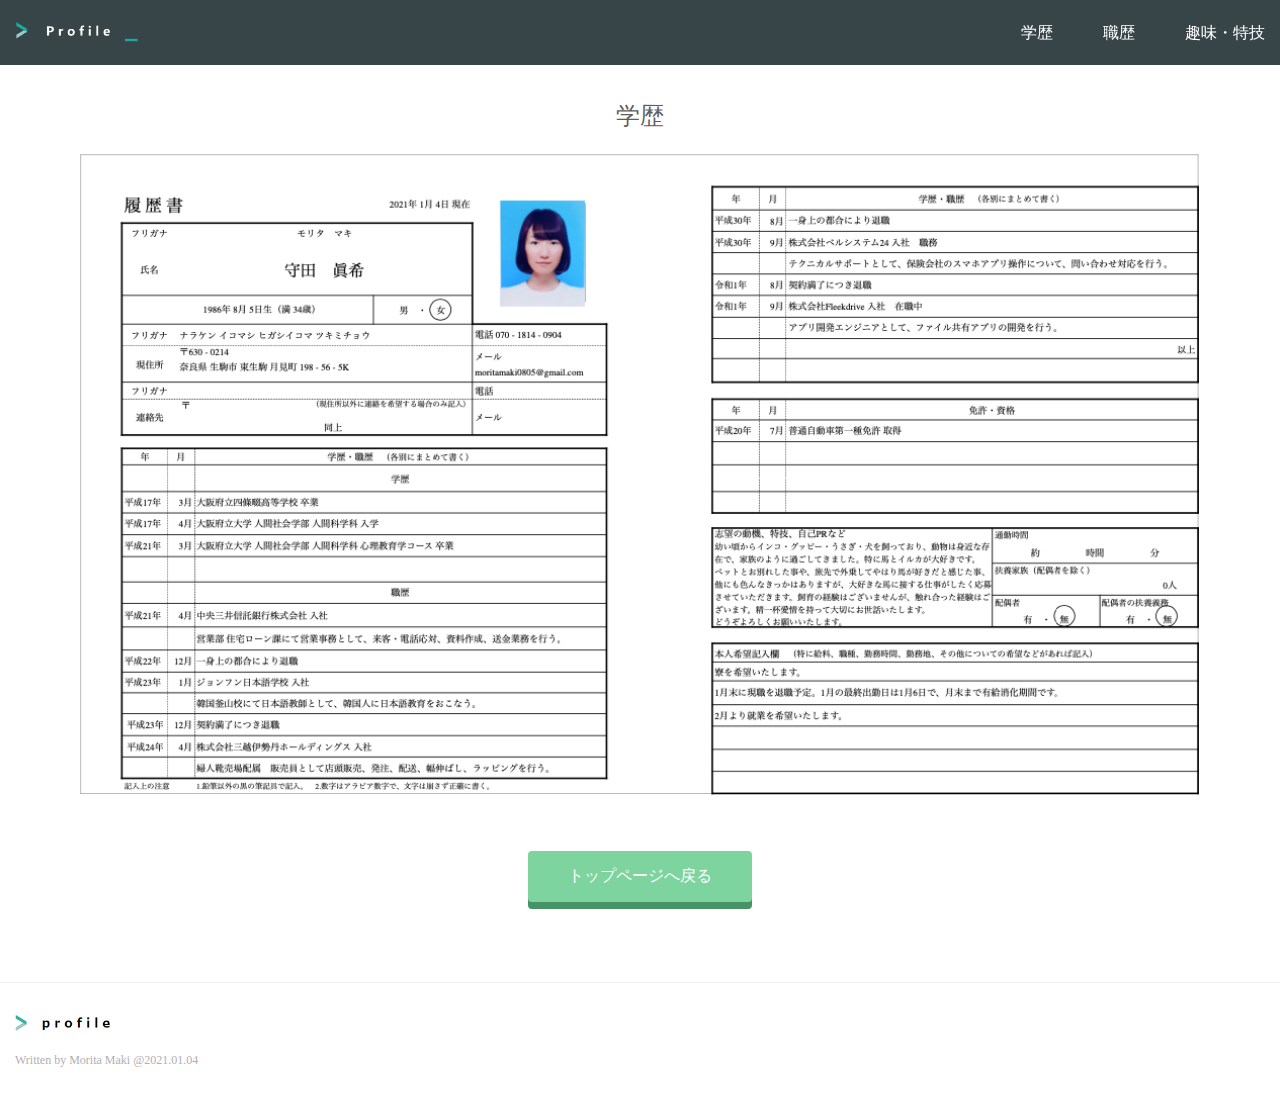
<file: gakureki.html>
<!DOCTYPE html>
<html lang="ja">
<head>
    <meta charset="utf-8">
    <meta name="viewport" content="width=device-width, initial-scale=1.0">
    <title>Profile</title>
    <link href="https://maxcdn.bootstrapcdn.com/font-awesome/4.7.0/css/font-awesome.min.css" rel="stylesheet" integrity="sha384-wvfXpqpZZVQGK6TAh5PVlGOfQNHSoD2xbE+QkPxCAFlNEevoEH3Sl0sibVcOQVnN" crossorigin="anonymous">
    <link rel="stylesheet" type="text/css" href="stylesheet.css">
</head>
<body>
    <header>
        <div class="container">
          <div class="header-left">
            <img class="logo" src="./image/main_logo.png">
          </div>
          <span class="fa fa-bars menu-icon"></span>
          <div class="header-right">
            <a href="./gakureki.html">学歴</a>
            <a href="./shokureki.html">職歴</a>
            <a href="./hobby.html" class="login">趣味・特技</a>
          </div>
        </div>
      </header>
      <div class="message-wrapper">
        <div class="container">
          <div class="heading">
            <h2 class="font_size">学歴</h2>
            <img class="rirekisho" src="./image/rirekisho.png">
          </div>
          <a target="_blank" href="./index.html">
            <span class="btn message">トップページへ戻る</span>
        　</a>
        </div>
      </div>
      <footer>
        <div class="container">
            <img src="./image/footer_logo.png">
            <p>Written by Morita Maki @2021.01.04</p>
        </div>
      </footer>
</body>
</html>
</file>
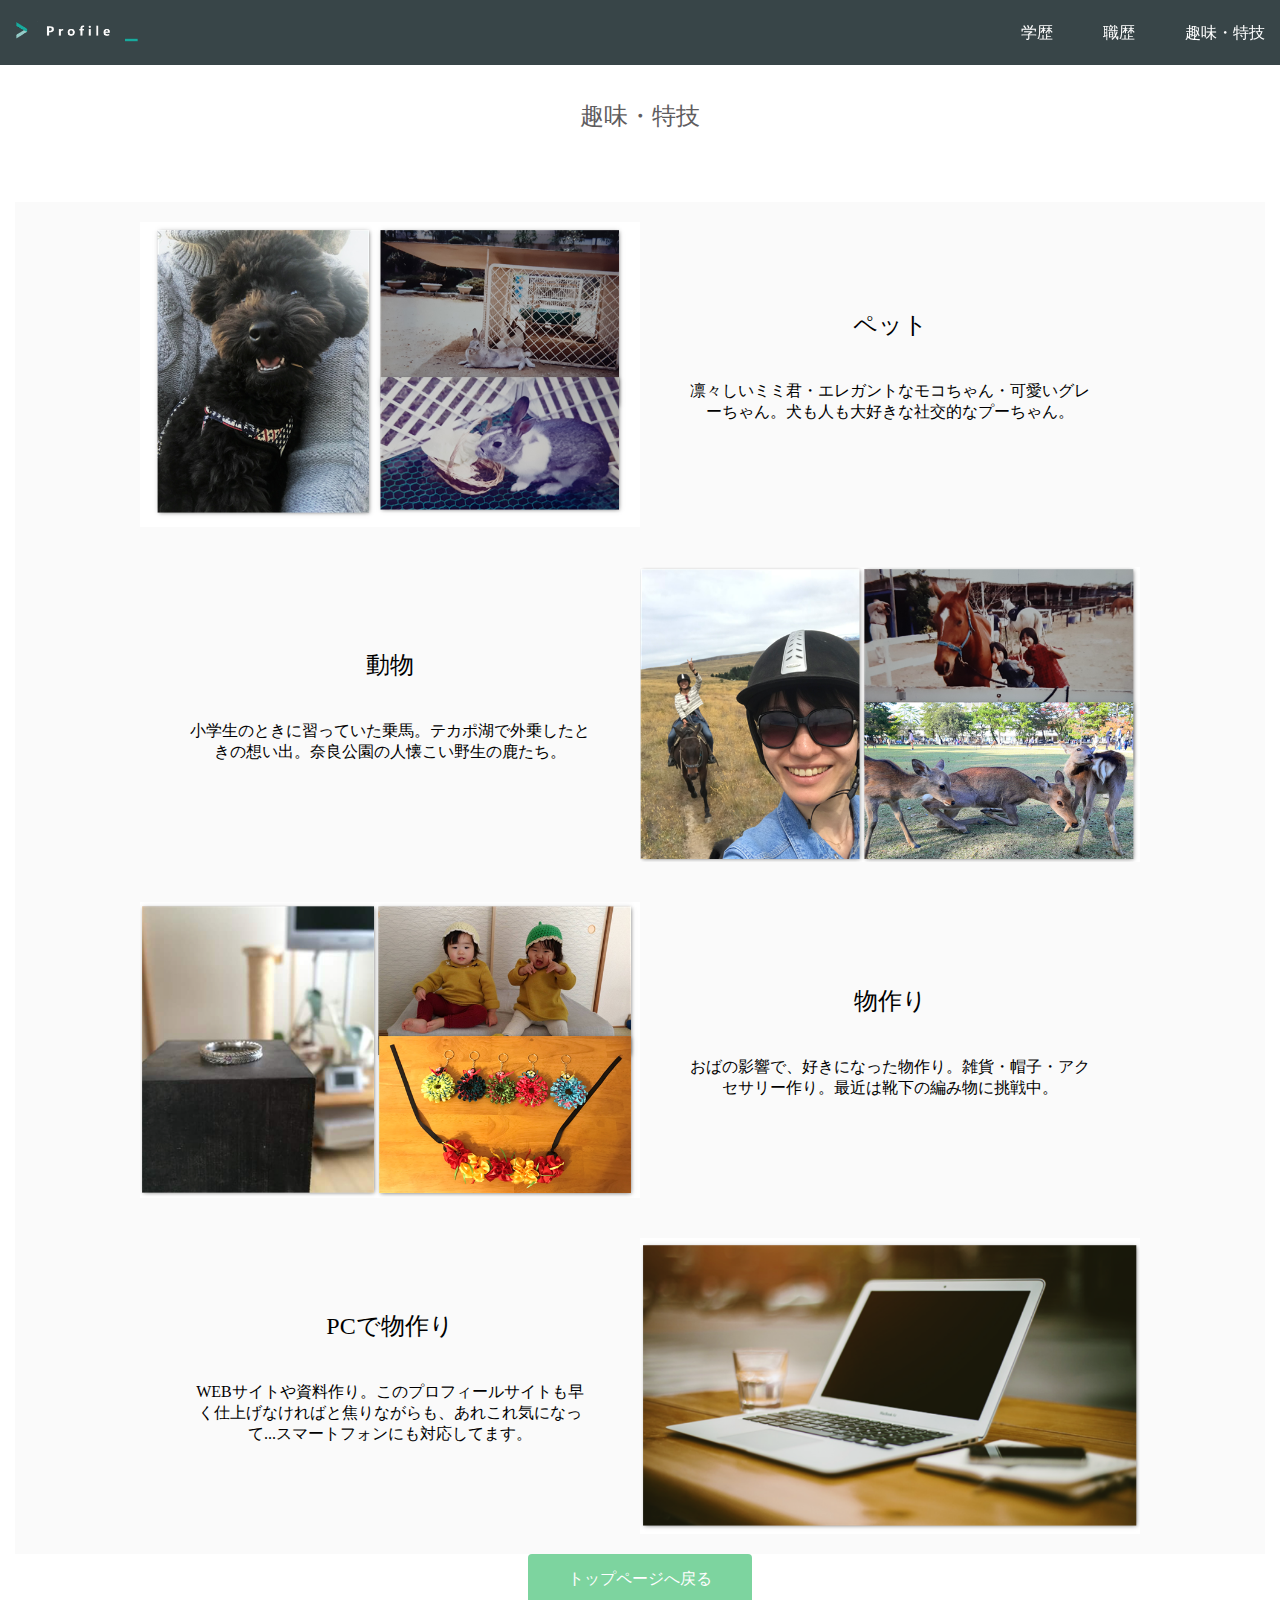
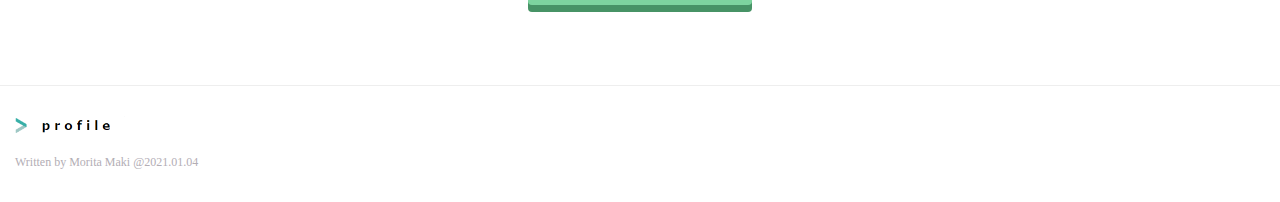
<file: hobby.html>
<!DOCTYPE html>
<html lang="ja">
<head>
    <meta charset="utf-8">
    <meta name="viewport" content="width=device-width, initial-scale=1.0">
    <title>Profile</title>
    <link href="https://maxcdn.bootstrapcdn.com/font-awesome/4.7.0/css/font-awesome.min.css" rel="stylesheet" integrity="sha384-wvfXpqpZZVQGK6TAh5PVlGOfQNHSoD2xbE+QkPxCAFlNEevoEH3Sl0sibVcOQVnN" crossorigin="anonymous">
    <link rel="stylesheet" type="text/css" href="stylesheet.css">
</head>
<body>
    <header>
        <div class="container">
          <div class="header-left">
            <img class="logo" src="./image/main_logo.png">
          </div>
          <span class="fa fa-bars menu-icon"></span>
          <div class="header-right">
            <a href="./gakureki.html">学歴</a>
            <a href="./shokureki.html">職歴</a>
            <a href="./hobby.html" class="login">趣味・特技</a>
          </div>
        </div>
      </header>
      <div class="message-wrapper">
        <div class="container">
          <div class="heading">
            <h2 class="font_size">趣味・特技</h2>
          </div>
          <section class="hobby-wrapper">
            <div class="hobby-container">
                <div class="hobby-content">
                    <div class="hobby-content-item">
                        <img src="image/pets.png" class="hobby-image">
                    </div>    
                    <div class="hobby-content-item">
                        <div class="hobby-text">
                            <h2 class="hobby-heading">ペット</h2>
                            <p>凛々しいミミ君・エレガントなモコちゃん・可愛いグレーちゃん。犬も人も大好きな社交的なプーちゃん。</p>
                        </div>
                    </div>
                </div>
            </div>
          </section>
          <section class="hobby-wrapper">
            <div class="hobby-container">
                <div class="hobby-content"> 
                    <div class="hobby-content-item">
                        <div class="hobby-text">
                            <h2 class="hobby-heading">動物</h2>
                            <p>小学生のときに習っていた乗馬。テカポ湖で外乗したときの想い出。奈良公園の人懐こい野生の鹿たち。</p>
                        </div>
                    </div>
                    <div class="hobby-content-item">
                      <img src="image/doubutsu.png" class="hobby-image">
                  </div>   
                </div>
            </div>
          </section>
          <section class="hobby-wrapper">
            <div class="hobby-container">
                <div class="hobby-content">
                    <div class="hobby-content-item">
                        <img src="image/monozukuri.png" class="hobby-image">
                    </div>    
                    <div class="hobby-content-item">
                        <div class="hobby-text">
                            <h2 class="hobby-heading">物作り</h2>
                            <p>おばの影響で、好きになった物作り。雑貨・帽子・アクセサリー作り。最近は靴下の編み物に挑戦中。</p>
                        </div>
                    </div>
                </div>
            </div>
          </section>
          <section class="hobby-wrapper">
            <div class="hobby-container">
                <div class="hobby-content"> 
                    <div class="hobby-content-item">
                        <div class="hobby-text">
                            <h2 class="hobby-heading">PCで物作り</h2>
                            <p>WEBサイトや資料作り。このプロフィールサイトも早く仕上げなければと焦りながらも、あれこれ気になって...スマートフォンにも対応してます。</p>
                        </div>
                    </div>
                    <div class="hobby-content-item">
                      <img src="image/pc.png" class="hobby-image">
                  </div>   
                </div>
            </div>
          </section>
          <a target="_blank" href="./index.html">
            <span class="btn message">トップページへ戻る</span>
        　</a>
        </div>
      </div>
      <footer>
        <div class="container">
            <img src="./image/footer_logo.png">
            <p>Written by Morita Maki @2021.01.04</p>
        </div>
      </footer>
</body>
</html>
</file>
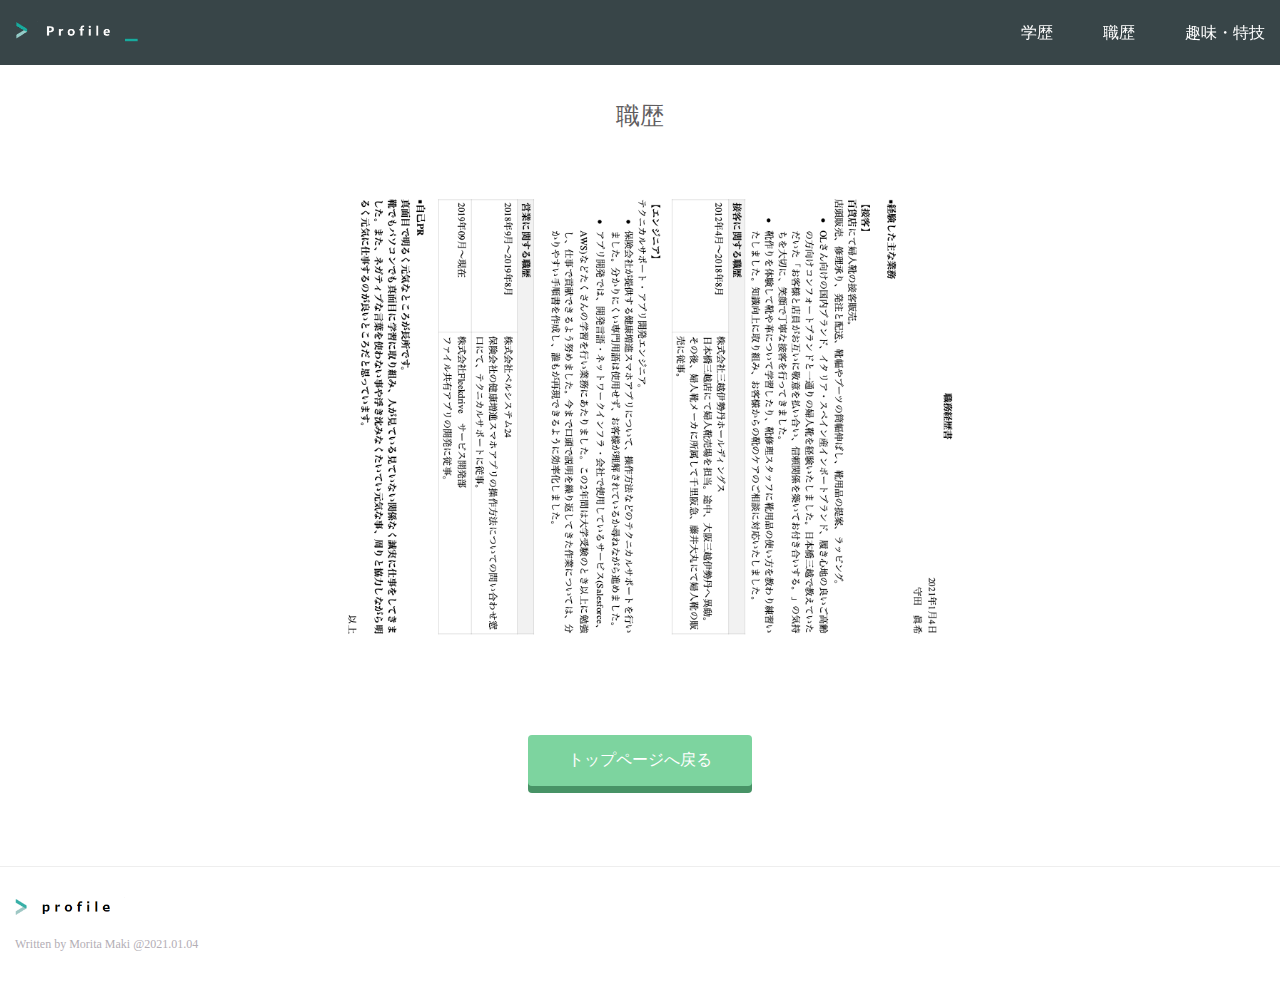
<file: shokureki.html>
<!DOCTYPE html>
<html lang="ja">
<head>
    <meta charset="utf-8">
    <meta name="viewport" content="width=device-width, initial-scale=1.0">
    <title>Profile</title>
    <link href="https://maxcdn.bootstrapcdn.com/font-awesome/4.7.0/css/font-awesome.min.css" rel="stylesheet" integrity="sha384-wvfXpqpZZVQGK6TAh5PVlGOfQNHSoD2xbE+QkPxCAFlNEevoEH3Sl0sibVcOQVnN" crossorigin="anonymous">
    <link rel="stylesheet" type="text/css" href="stylesheet.css">
</head>
<body>
    <header>
        <div class="container">
          <div class="header-left">
            <img class="logo" src="./image/main_logo.png">
          </div>
          <span class="fa fa-bars menu-icon"></span>
          <div class="header-right">
            <a href="./gakureki.html">学歴</a>
            <a href="./shokureki.html">職歴</a>
            <a href="./hobby.html" class="login">趣味・特技</a>
          </div>
        </div>
      </header>
      <div class="message-wrapper">
        <div class="container">
          <div class="heading">
            <h2 class="font_size">職歴</h2>
            <img class="shokumukeirekisho" src="./image/shokumukeirekisho.png">
          </div>
          <a target="_blank" href="./index.html">
            <span class="btn message">トップページへ戻る</span>
        　</a>
        </div>
      </div>
      <footer>
        <div class="container">
            <img src="./image/footer_logo.png">
            <p>Written by Morita Maki @2021.01.04</p>
        </div>
      </footer>
</body>
</html>
</file>
<file: stylesheet.css>
* {
    box-sizing: border-box;
  }
  
  body {
    margin: 0;
    font-family: "Hiragino Kaku Gothic ProN";
  }
  
  a {
    text-decoration: none;
  }
  
  .container {
    width: 100%;
    padding: 0 15px;
    margin: 0 auto;
  }
  
  .top-wrapper {
    padding: 180px 0 100px 0;
    background-image: url(./image/spring.jpg);
    background-size: cover;
    color: #1a221a;
    text-align: center;
  }
  
  .top-wrapper h1 {
    opacity: 0.7;
    font-size: 45px;
    letter-spacing: 5px;
  }
  
  .top-wrapper p {
    opacity: 0.7;
    font-size: 16px;
    margin-bottom: 40px;
  }
  
  .btn-wrapper {
    text-align: center;
  }
  
  .hidden_wrapper {
    visibility: hidden;
  }

  .btn-wrapper p {
    margin-bottom: 20px;
  }
  
  .signup {
    background-color: #239b76;
  }
  
  .facebook {
    background-color: #3b5998;
    margin-right: 10px;
  }
  
  .twitter {
    background-color: #55acee;
  }
  
  .btn {
    padding: 8px 24px;
    color: white;
    display: inline-block;
    opacity: 0.8;
    border-radius: 4px;
    text-align: center;
  }
  
  .btn:hover {
    opacity: 1;
  }
  
  .fa {
    margin-right: 5px;
  }
  
  header {
    height: 65px;
    width: 100%;
    background-color: rgba(34,49,52,0.9);
    position :fixed;
    top: 0;
    z-index: 10;
  }
  
  .logo {
    width: 124px;
    margin-top: 20px;
  }
  
  .header-left {
    float: left;
  }
  
  .header-right {
    float: right;
    margin-right: -25px;
  }
  
  .header-right a {
    line-height: 65px;
    padding: 0 25px;
    color: white;
    display: block;
    float: left;
    transition: all 0.5s;
  }
  
  .header-right a:hover {
    background-color: rgba(255,255,255,0.3);
  }
  
  .lesson-wrapper {
    height: 580px;
    padding-bottom: 80px;
    padding-left: 5%;
    padding-right: 5%;
    background-color: #f7f7f7;
    text-align: center;
  }
  
  .heading {
    padding-top: 80px;
    padding-bottom: 50px;
    color: #5f5d60;
  }
  
  .heading h2 {
    font-weight: normal;
  }
  
  .lesson {
    float: left;
    width: 33%;
  }
  
  .lesson-icon {
    position: relative;
  }
  
  .lesson-icon p {
    position: absolute;
    top: 37%;
    width: 100%;
    color: white;
  }
  
  .text-contents {
    width: 80%;
    display: inline-block;
    margin-top: 15px;
    font-size: 13px;
    color:  #888788;
  }
  
  .heading h3 {
    font-weight: normal;
  }
  
  .message-wrapper {
    border-bottom: 1px solid #eee;
    padding-bottom: 80px;
    text-align: center;
  }

  .rirekisho {
    display: inline-block;
    margin: 0 auto;
    width: 90%;
  }

  .shokumukeirekisho {
    display: inline-block;
    margin: 0 auto;
    width: 60%;
  }
  
  .message {
    padding: 15px 40px;
    background-color: #5dca88;
    cursor: pointer;
    box-shadow: 0px 7px #1a7940;
  }
  
  .message:active {
    position: relative;
    top: 7px;
    box-shadow: none;
  }

  .hobby-wrapper{
    width:100%;
    background-color:#fafafa;
 }

  .hobby-wrapper .hobby-container{
    max-width:1000px;
    margin:0px auto;
    padding:20px 0px;
 }

 .hobby-wrapper .hobby-container .hobby-content {
    display: flex;
    align-items: center;
    justify-content: center;
 }

 .hobby-wrapper .hobby-content-item {
    width:100%;
 }

 .hobby-wrapper .hobby-content-item {
    width:50%;
 }

 .hobby-wrapper .hobby-content-items {
    width:33%;
 }

 .hobby-wrapper .hobby-image{
    display:block;
    max-width:100%;
    margin:0px auto;
 }

 .hobby-wrapper .hobby-text{
    padding:50px;
 }
 
 .hobby-wrapper .hobby-text .hobby-heading{
    margin:0px 0px 40px 0px;
    font-size: 24px;
    font-weight: normal;
    text-align: center;
 }

  footer img {
    width: 125px;
  }
  
  footer p {
    color: #b3aeb5;
    font-size: 12px;
  }
  
  footer {
    padding-top: 30px;
    padding-bottom: 20px;
  }
  
  .menu-icon {
    color: white;
    float: right;
    font-size: 25px;
    padding: 21px 0;
    display: none;
  }
  
  .clear {
    clear: left;
  }
  
  @media all and (max-width: 1000px) {
    .hidden_wrapper {
        visibility: hidden;
      }

    .lesson {
      width: 33%;
      margin-bottom: 50px;
    }
  
    .lesson-wrapper {
      height: 540px;
    }
  
    footer {
      text-align: center;
    }
  }
  
  @media all and (max-width: 750px) {
    .top-wrapper h1 {
      font-size: 32px;
    }
  
    .hidden_wrapper {
        visibility: hidden;
      }

    .heading h2 {
      font-size: 20px;
    }
  }
  
  @media all and (max-width: 670px) {
    .header-right {
      display: none;
    }
  
    .menu-icon {
      display: block;
    }
  
    .top-wrapper .btn {
      width: 100%;
    }

    .hidden_wrapper {
        visibility: hidden;
      }
  
    .twitter {
      margin-top: 10px;
    }
  
    .top-wrapper {
      text-align: left;
    }
  
    .top-wrapper h1 {
      font-size: 24px;
    }
  
    .top-wrapper p {
      font-size: 14px;
    }
  
    .lesson {
      width: 100%;
    }
  
    .lesson-wrapper {
      height: 1290px;
    }
  
    .message-wrapper .btn {
      width: 100%;
    }

    .heading h2 {
        font-size: 14px;
      }

    .heading p {
        font-size: 12px;
      }
  }
</file>
